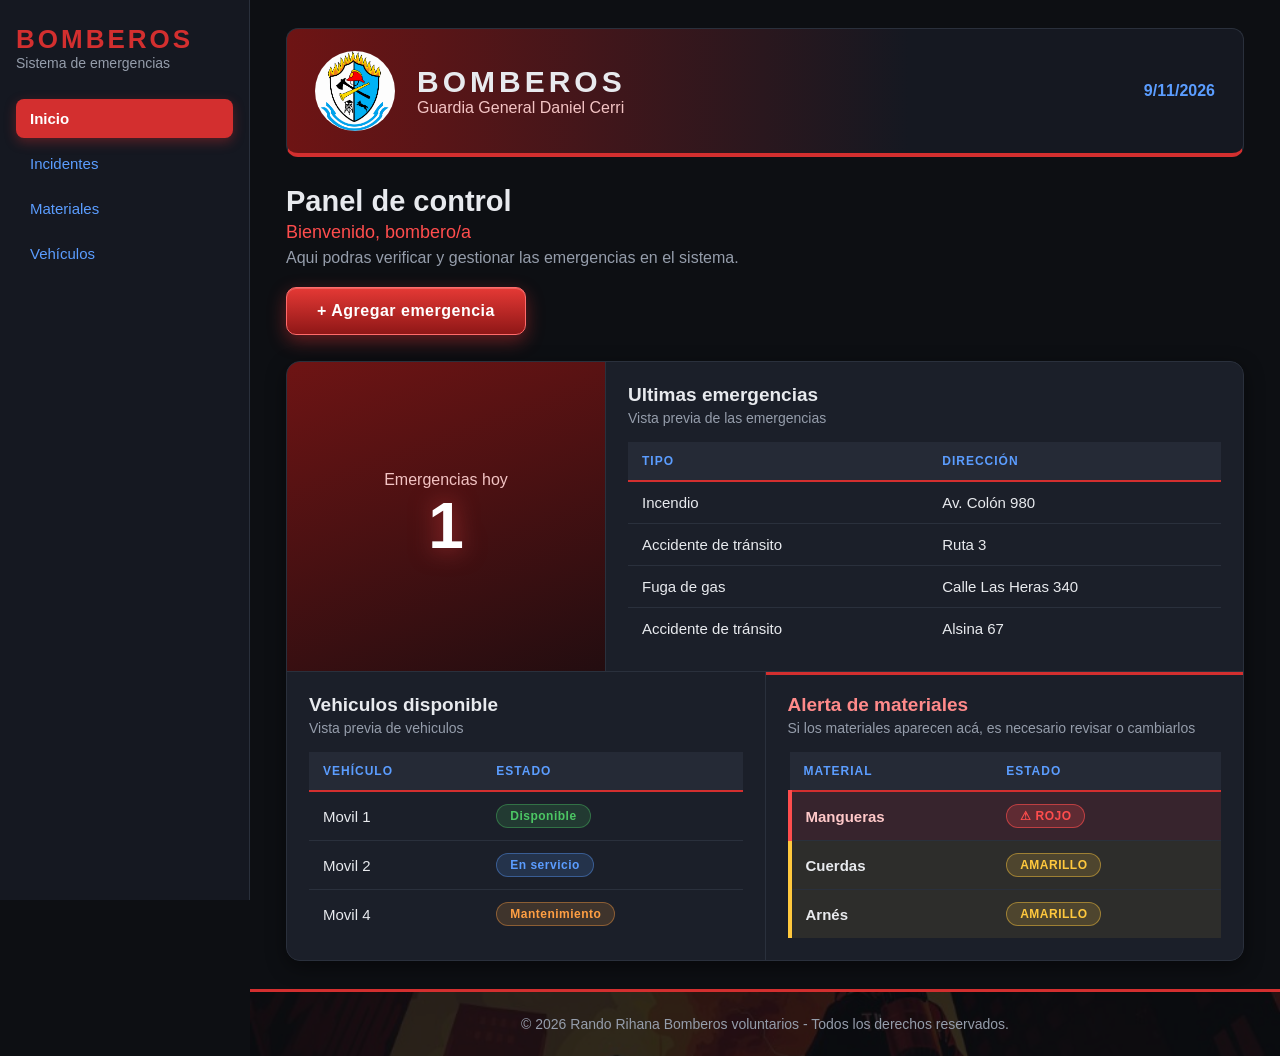
<file: Proyecto/index.html>
<!DOCTYPE html>
<html lang="en">
<head>
  <meta charset="UTF-8">
  <meta name="viewport" content="width=device-width, initial-scale=1.0">
  <title>Panel de control</title>
  <link rel="stylesheet" href="CSS/style.css">
</head>
<body>
  <div id="menu">
    <h1> BOMBEROS</h1>
    <P>Sistema de emergencias</P>
      <nav>
        <a href="index.html" id="inicio-menu">Inicio</a>
        <div id="textos-azules">
        <a href="emergencias.html">Incidentes</a>
        <a href="materiales.html">Materiales</a>
        <a href="vehiculos.html">Vehículos</a>

        </div>
      </nav>
  </div>


  <div id="principal">
    <header>
      <h1>Bomberos</h1>
      <p>Guardia General Daniel Cerri</p>
      <img src="Imagenes\INICIO.png">
      <p id="fecha">9/11/2026</p> <!-- aca haria con el javaScript para que diga la hora  -->
    </header>
    
    <h1>Panel de control</h1>
    <h2>Bienvenido, bombero/a</h2>
    <p>Aqui podras verificar y gestionar las emergencias en el sistema.</p>

    <button id="boton-emergencias"> <a href="emergencias.html">+ Agregar emergencia</a></button>

    <div id="tablas">

      <div id="tabla-emergencias">
        <div id="texto1">
          <h1>Emergencias hoy</h1>
          <h2>1</h2>
        </div>
      </div>

      <div id="emergencias-vista">
          <h1>Ultimas emergencias</h1>
          <p>Vista previa de las emergencias</p>      
          <table class="tabla-emergencias">  

            <thead>
              <tr>
                <th>Tipo</th>
                <th>Dirección</th>
              </tr>

            </thead>

            <tbody>
              <tr>
                <td>Incendio</td>
                <td>Av. Colón 980</td>
              </tr>

              <tr>
                <td>Accidente de tránsito</td>
                <td>Ruta 3</td>
              </tr>

              <tr>
                <td>Fuga de gas</td>
                <td>Calle Las Heras 340</td>
              </tr>

              <tr>
                <td>Accidente de tránsito</td>
                <td> Alsina 67</td>
              </tr>
            </tbody>     

          </table>
        </div>

          

      <div id="tabla-vahiculos">
        <div id="texto3">
          <h1>Vehiculos disponible</h1>
          <p>Vista previa de vehiculos</p>

          <table>
              <thead>
                <tr>
                  <th>Vehículo</th>
                  <th>Estado</th>
                </tr>
          </thead>

          <tbody>
            <tr>
              <td>Movil 1</td>
              <td><span class="estado-disponible">Disponible</span></td>
            </tr>

            <tr>
              <td>Movil 2</td>
              <td><span class="estado-servicio">En servicio</span></td>
            </tr>

            <tr>
              <td>Movil 4</td>
              <td><span class="estado-mantenimiento">Mantenimiento</span></td>
            </tr>

          </tbody>
          </table>
        </div>
      </div>

      <div id="tabla-materiales">
        <div id="textos4">
          <h1>Alerta de materiales</h1>
          <p>Si los materiales aparecen acá, es necesario revisar o cambiarlos</p>
        </div>
        <!-- Cuando aparezca el estado rojo voy a poner una alerta de que se tiene que cambiar -->

        <table>
          <head>
            <tr>
              <th>Material</th>
              <th>Estado</th>
            </tr>
          </head>

          <tbody>
            <tr class="fila-roja">
              <td>Mangueras</td>
              <td><span id="estado-rojo">⚠ ROJO</span></td>
            </tr>

            <tr class="fila-amarilla">
              <td>Cuerdas</td>
              <td><span id="estado-amarillo">AMARILLO</span></td>
            </tr>

            <tr class="fila-amarilla">
              <td>Arnés</td>
              <td><span id="estado-amarillo">AMARILLO</span></td>
            </tr>
          </tbody>
        </table>
        
      </div>

    </div>




  </div>
   
  <footer>
    <p>	© 2026 Rando Rihana Bomberos voluntarios - Todos los derechos reservados.</p>
    <img src="Imagenes\fondoPantallaA.jpg">
  </footer>

  
</body>
</html>
</file>
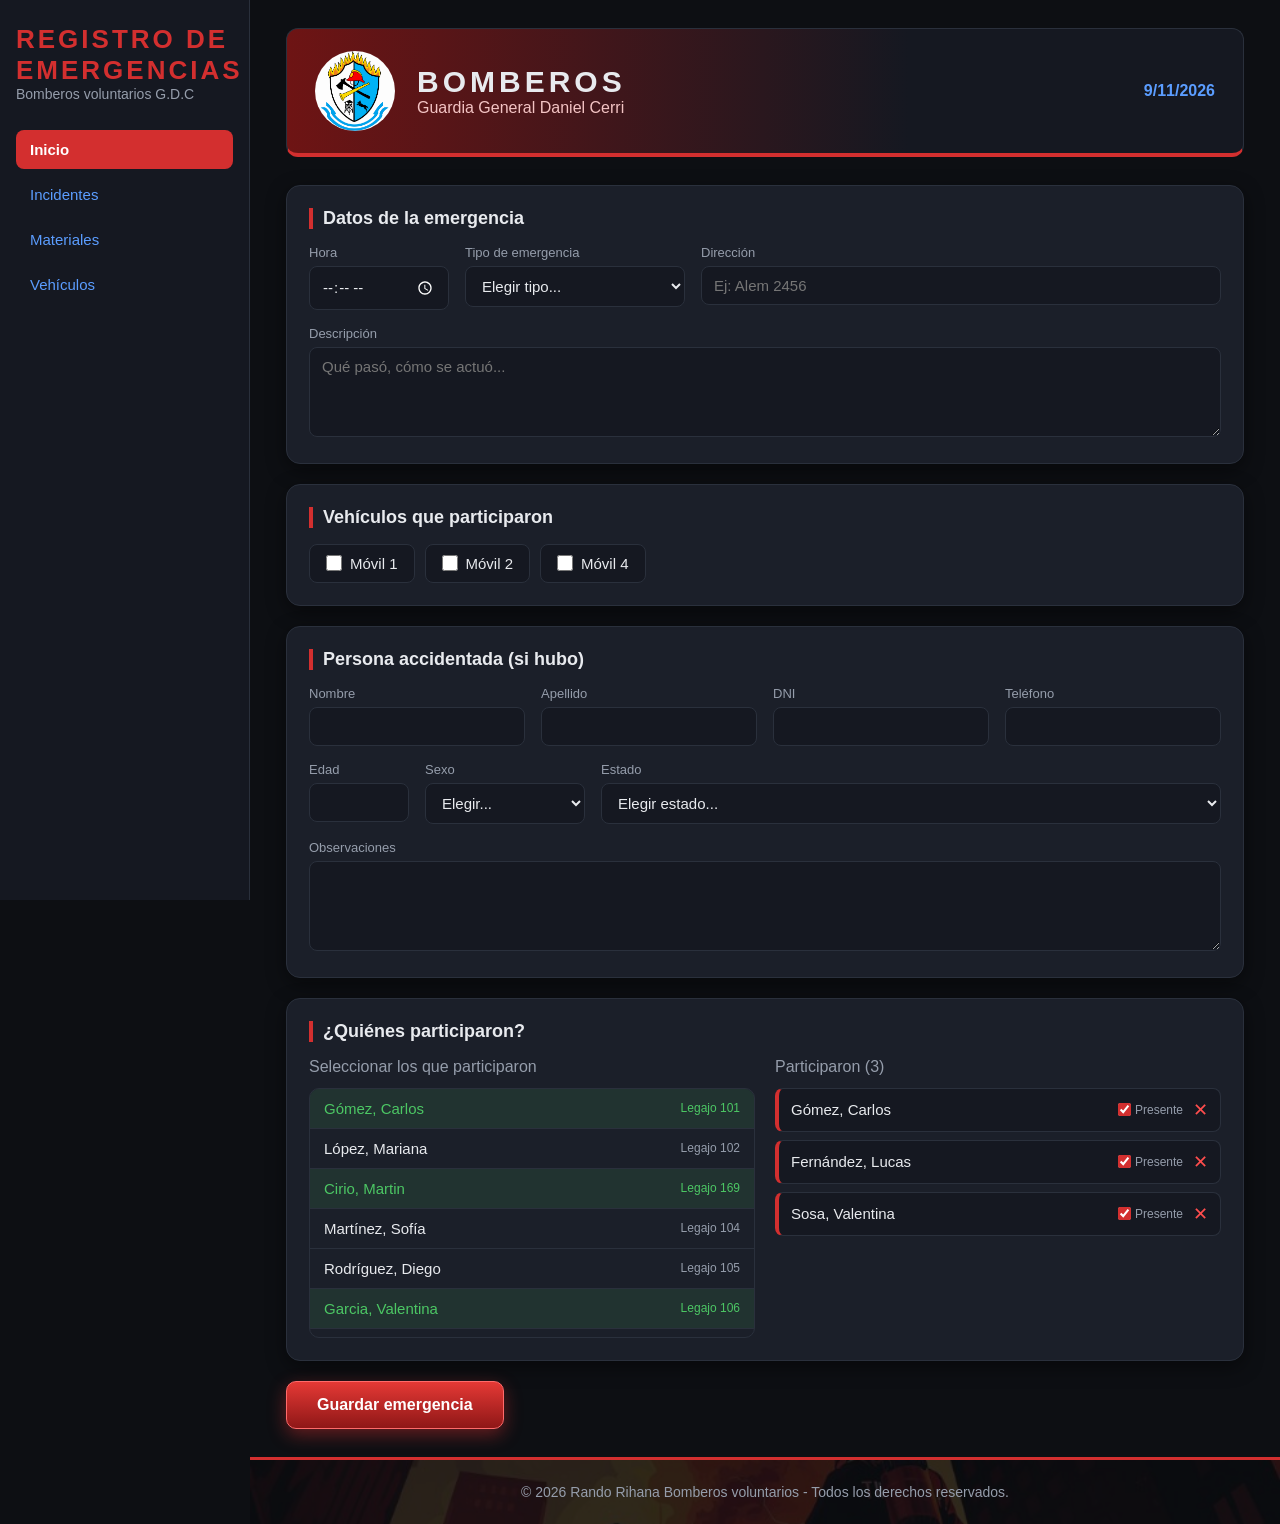
<file: Proyecto/emergencias.html>
<!DOCTYPE html>
<html lang="en">
<head>
    <meta charset="UTF-8">
    <meta name="viewport" content="width=device-width, initial-scale=1.0">
    <title>Registros de emergencia</title>
    <link rel="stylesheet" href="CSS/emergencias.css">
</head>
<body>
        
    <div id="menu">
        <h1> REGISTRO DE EMERGENCIAS</h1>
        <P>Bomberos voluntarios G.D.C</P>
        <nav>
            <a href="index.html" id="inicio-menu">Inicio</a>
            <div id="textos-azules">
                <a href="emergencias.html">Incidentes</a>
                <a href="materiales.html">Materiales</a>
                <a href="vehiculos.html">Vehículos</a>
            </div>
        </nav>
    </div>


    <div id="principal">
            <header>
                <h1>Bomberos</h1>
                <p>Guardia General Daniel Cerri</p>
                <img src="Imagenes\INICIO.png">
                <p id="fecha">9/11/2026</p> 
            </header>

        <div id="tabla-registro">
            <div class="tarjeta">
                <h2>Datos de la emergencia</h2>

                <div class="fila fila-hora">
                    <div class="grupo">
                        <label for="hora-emergencia">Hora</label>
                        <input class="campo" type="time" id="hora-emergencia">
                    </div>
                    <div class="grupo">
                        <label for="tipo">Tipo de emergencia</label>
                        <select class="campo" id="tipo">
                            <option value="">Elegir tipo...</option>
                            <option value="1">Incendio</option>
                            <option value="2">Accidente de tránsito</option>
                            <option value="3">Fuga de gas</option>
                            <option value="4">Rescate</option>
                            <option value="5">Otro</option>
                        </select>
                    </div>
                    <div class="grupo">
                        <label for="direccion">Dirección</label>
                        <input class="campo" type="text" id="direccion" placeholder="Ej: Alem 2456">
                    </div>
                </div>

                <div class="grupo">
                    <label for="descripcion">Descripción</label>
                    <textarea class="campo grande" id="descripcion" placeholder="Qué pasó, cómo se actuó..."></textarea>
                </div>
            </div>

         
            <div class="tarjeta">
                <h2>Vehículos que participaron</h2>
                <div class="opciones">
                    <label class="opcion"><input type="checkbox"> Móvil 1</label>
                    <label class="opcion"><input type="checkbox"> Móvil 2</label>
                    <label class="opcion"><input type="checkbox"> Móvil 4</label>
                </div>
            </div>

            
            <div class="tarjeta">
                <h2>Persona accidentada (si hubo)</h2>

                <div class="fila fila-4">
                    <div class="grupo">
                        <label for="p-nombre">Nombre</label>
                        <input class="campo" type="text" id="p-nombre">
                    </div>
                    <div class="grupo">
                        <label for="p-apellido">Apellido</label>
                        <input class="campo" type="text" id="p-apellido">
                    </div>
                    <div class="grupo">
                        <label for="p-dni">DNI</label>
                        <input class="campo" type="text" id="p-dni">
                    </div>
                    <div class="grupo">
                        <label for="p-telefono">Teléfono</label>
                        <input class="campo" type="text" id="p-telefono">
                    </div>
                </div>

                <div class="fila fila-edad">
                    <div class="grupo">
                        <label for="p-edad">Edad</label>
                        <input class="campo" type="number" id="p-edad">
                    </div>
                    <div class="grupo">
                        <label for="p-sexo">Sexo</label>
                        <select class="campo" id="p-sexo">
                            <option value="">Elegir...</option>
                            <option value="F">Femenino</option>
                            <option value="M">Masculino</option>
                            <option value="O">Otro</option>
                        </select>
                    </div>
                    <div class="grupo">
                        <label for="p-estado">Estado</label>
                        <select class="campo" id="p-estado">
                            <option value="">Elegir estado...</option>
                            <option value="sin-lesiones">Sin lesiones</option>
                            <option value="leve">Leve</option>
                            <option value="moderado">Moderado</option>
                            <option value="grave">Grave</option>
                        </select>
                    </div>
                </div>

                <div class="grupo">
                    <label for="p-observaciones">Observaciones</label>
                    <textarea class="campo grande" id="p-observaciones"></textarea>
                </div>
            </div>


            <div class="tarjeta">
                <h2>¿Quiénes participaron?</h2>

                <div class="dos-columnas">
                    <div>
                        <p>Seleccionar los que participaron</p>
                        <ul id="lista-bomberos">
                            <li class="elegido"><span>Gómez, Carlos</span><span class="legajo">Legajo 101</span></li>
                            <li><span>López, Mariana</span><span class="legajo">Legajo 102</span></li>
                            <li class="elegido"><span>Cirio, Martin</span><span class="legajo">Legajo 169</span></li>
                            <li><span>Martínez, Sofía</span><span class="legajo">Legajo 104</span></li>
                            <li><span>Rodríguez, Diego</span><span class="legajo">Legajo 105</span></li>
                            <li class="elegido"><span>Garcia, Valentina</span><span class="legajo">Legajo 106</span></li>
                            <li><span>Álvarez, Mateo</span><span class="legajo">Legajo 107</span></li>
                        </ul>
                    </div>

                    <div>
                        <p>Participaron (3)</p>
                        <ul id="participantes">
                            <li>
                                <span class="nombre">Gómez, Carlos</span>
                                <label class="mini"><input type="checkbox" checked> Presente</label>
                                <button type="button" class="quitar">✕</button>
                            </li>
                            <li>
                                <span class="nombre">Fernández, Lucas</span>
                                <label class="mini"><input type="checkbox" checked> Presente</label>
                                <button type="button" class="quitar">✕</button>
                            </li>
                            <li>
                                <span class="nombre">Sosa, Valentina</span>
                                <label class="mini"><input type="checkbox" checked> Presente</label>
                                <button type="button" class="quitar">✕</button>
                            </li>
                        </ul>
                    </div>
                </div>
            </div>

            <div id="boton">
                <button id="guardar-emergencia">Guardar emergencia</button>
            </div>

        </div>




        </div>


    </div>




    <footer>
        <p>	© 2026 Rando Rihana Bomberos voluntarios - Todos los derechos reservados.</p>
        <img src="Imagenes\fondoPantallaA.jpg">
    </footer>
</body>
</html>
</file>
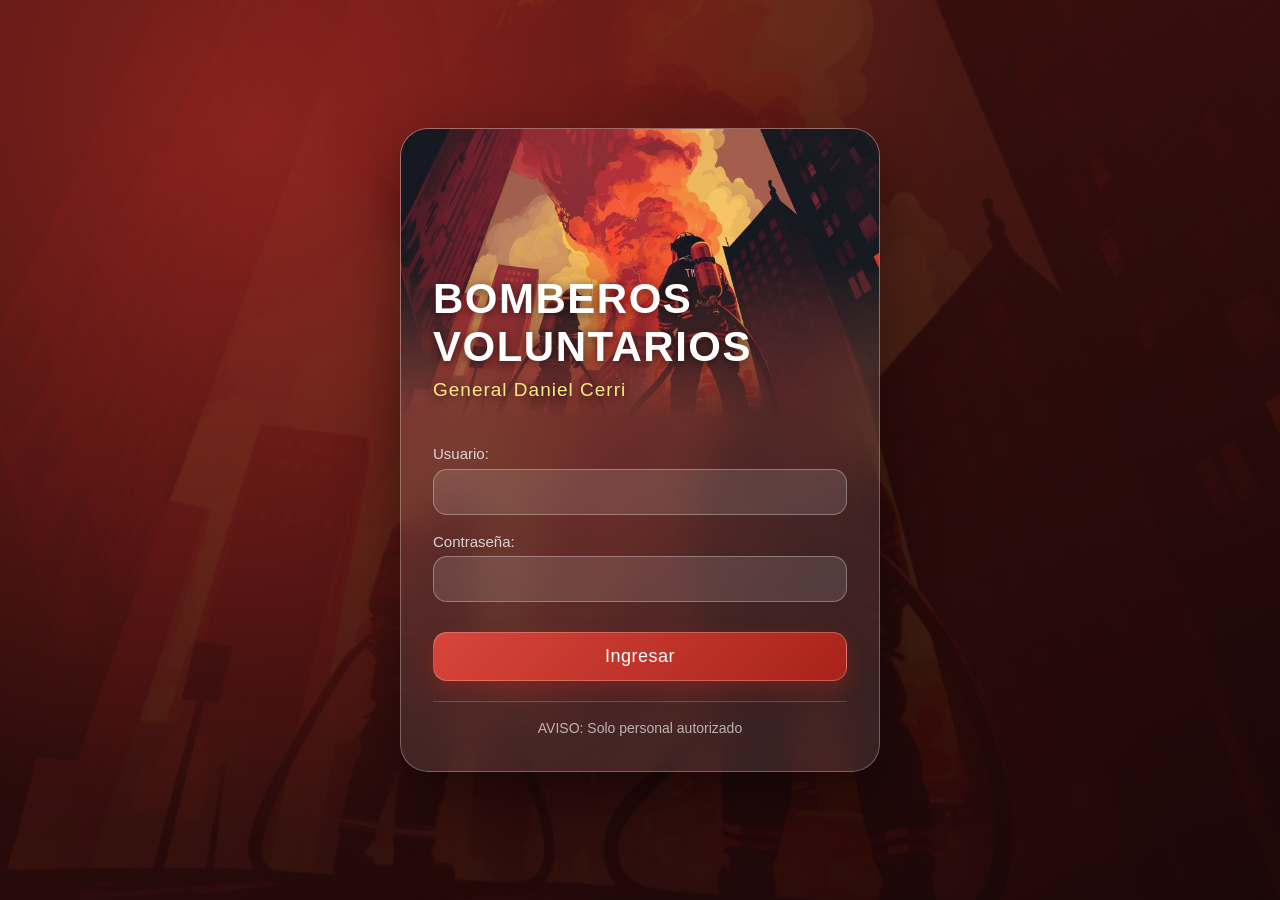
<file: Proyecto/inicio.html>
<!DOCTYPE html>
<html lang="es">
<head>
  <meta charset="UTF-8">
  <meta name="viewport" content="width=device-width, initial-scale=1.0">
  <title>Iniciar sesión - Bomberos Voluntarios</title>
  <link rel="stylesheet" href="CSS/login.css">
</head>
<body>

    <div id="tabla">
            
        <div id="Parte-arriba">

            <div id="texto">
                <h1>BOMBEROS VOLUNTARIOS</h1>
                <h2> General Daniel Cerri</h2>
            </div>
            <img src="Imagenes\fondoPantallaA.jpg">

        </div>

        <div id="parte-abajo">
            <div id="text">
                <h2>Usuario:</h2>
                <input type="text">
                <h2>Contraseña:</h2>
                <input type="password">

                <form action="index.html",> 
                <button id="btn" type="submit">Ingresar</button>
                </form>

            </div>
            <p>AVISO: Solo personal autorizado</p>

        </div>

    </div>
 


</body>
</html>
</file>
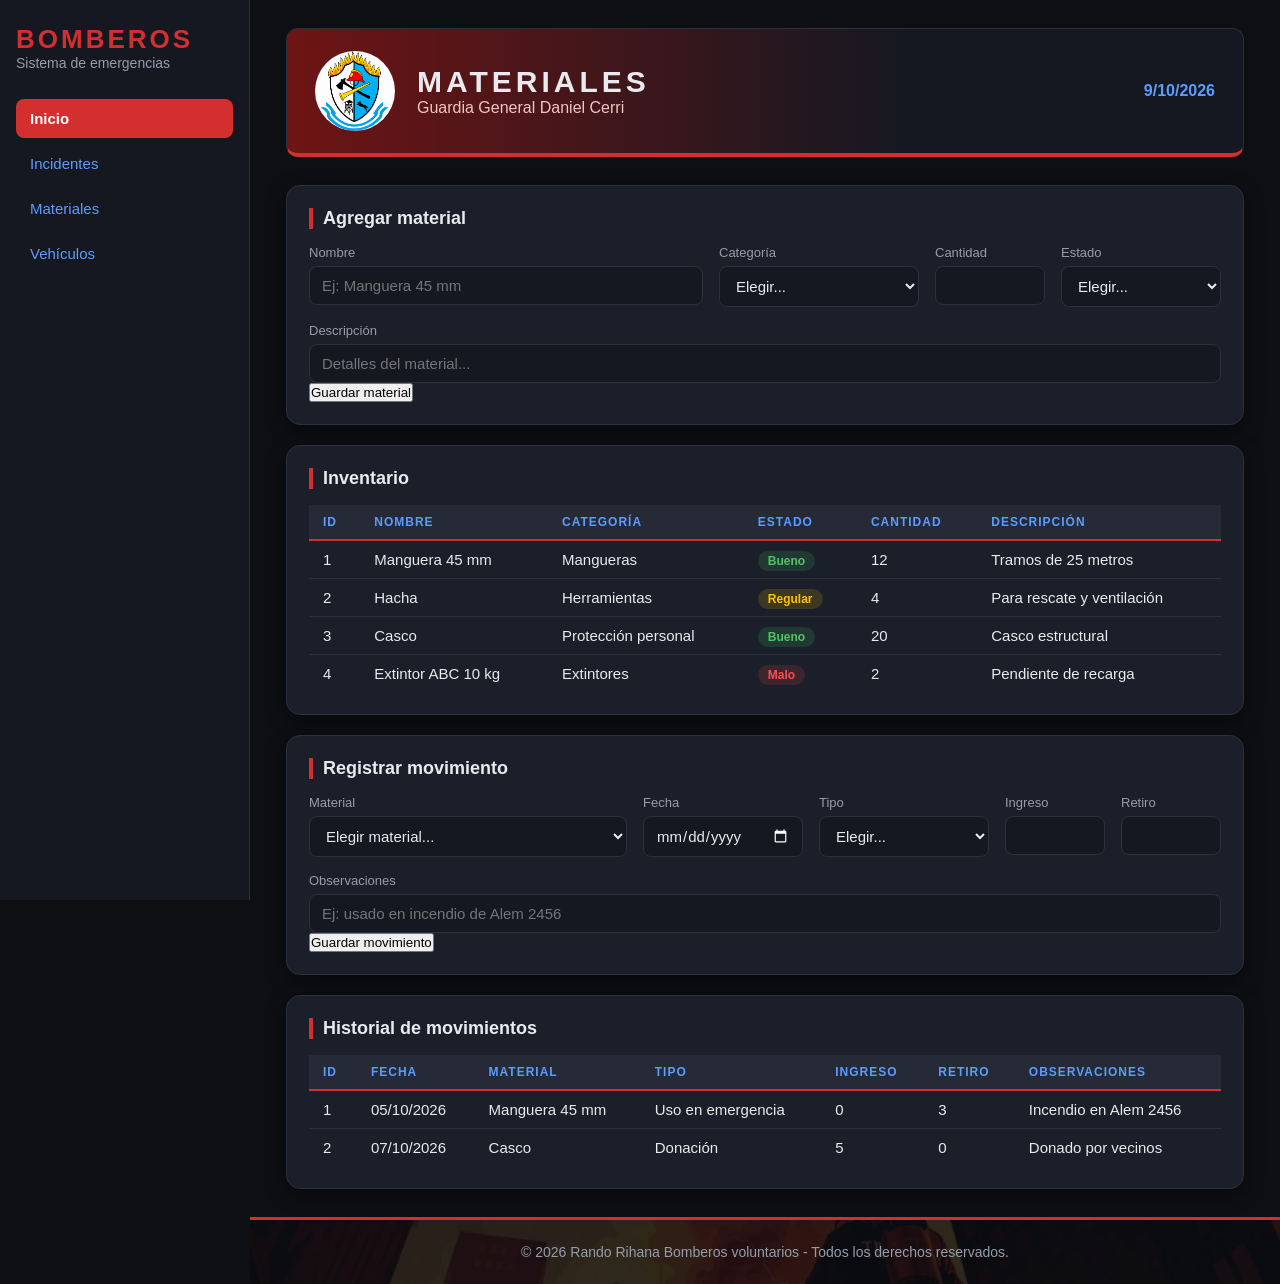
<file: Proyecto/materiales.html>
<!DOCTYPE html>
<html lang="en">
<head>
    <meta charset="UTF-8">
    <meta name="viewport" content="width=device-width, initial-scale=1.0">
    <title>Materiales</title>
    <link rel="stylesheet" href="CSS/materiales.css">
</head>
<body>

    <div id="menu">
        <h1> BOMBEROS</h1>
        <P>Sistema de emergencias</P>
        <nav>
            <a href="index.html" id="inicio-menu">Inicio</a>
            <div id="textos-azules">
                <a href="emergencias.html">Incidentes</a>
                <a href="materiales.html">Materiales</a>
                <a href="vehiculos.html">Vehículos</a>
            </div>
        </nav>
  </div>


    <div id="principal">
        <header>
            <h1>Materiales</h1>
            <p>Guardia General Daniel Cerri</p>
            <img src="Imagenes/INICIO.png">
            <p id="fecha">9/10/2026</p>
        </header>

        <div id="tabla-registro">

            <div class="tarjeta">
                <h2>Agregar material</h2>

                <div class="fila fila-material">
                    <div class="grupo">
                        <label for="m-nombre">Nombre</label>
                        <input class="campo" type="text" id="m-nombre" placeholder="Ej: Manguera 45 mm">
                    </div>
                <div class="grupo">
                    <label for="m-categoria">Categoría</label>
                    <select class="campo" id="m-categoria">
                        <option value="">Elegir...</option>
                        <option value="1">Mangueras</option>
                        <option value="2">Herramientas</option>
                        <option value="3">Protección personal</option>
                         <option value="4">Extintores</option>
                    </select>
                    </div>

                <div class="grupo">
                    <label for="m-cantidad">Cantidad</label>
                    <input class="campo" type="number" id="m-cantidad" min="0">
                </div>
                    
                <div class="grupo">
                    <label for="m-estado">Estado</label>
                    <select class="campo" id="m-estado">
                        <option value="">Elegir...</option>
                        <option value="bueno">Bueno</option>
                        <option value="regular">Regular</option>
                        <option value="malo">Malo</option>
                    </select>
                    </div>
                </div>

                <div class="grupo">
                    <label for="m-descripcion">Descripción</label>
                    <input class="campo" type="text" id="m-descripcion" placeholder="Detalles del material...">
                </div>

                <div id="boton">
                    <button id="guardar-emergencia">Guardar material</button>
                </div>
            </div>

            



            <div class="tarjeta">
                <h2>Inventario</h2>
                <div class="tabla-scroll">
                    <table>
                        <tr>
                            <th>ID</th>
                            <th>Nombre</th>
                            <th>Categoría</th>
                            <th>Estado</th>
                            <th>Cantidad</th>
                            <th>Descripción</th>
                        </tr>
                        <tr>
                            <td>1</td>
                            <td>Manguera 45 mm</td>
                            <td>Mangueras</td>
                            <td><span class="estado bueno">Bueno</span></td>
                            <td>12</td>
                            <td>Tramos de 25 metros</td>
                        </tr>
                        <tr>
                            <td>2</td>
                            <td>Hacha</td>
                            <td>Herramientas</td>
                            <td><span class="estado regular">Regular</span></td>
                            <td>4</td>
                            <td>Para rescate y ventilación</td>
                        </tr>
                        <tr>
                            <td>3</td>
                            <td>Casco</td>
                            <td>Protección personal</td>
                            <td><span class="estado bueno">Bueno</span></td>
                            <td>20</td>
                            <td>Casco estructural</td>
                        </tr>
                        <tr>
                            <td>4</td>
                            <td>Extintor ABC 10 kg</td>
                            <td>Extintores</td>
                            <td><span class="estado malo">Malo</span></td>
                            <td>2</td>
                            <td>Pendiente de recarga</td>
                        </tr>
                    </table>
                </div>
            </div>

            
            <div class="tarjeta">
                <h2>Registrar movimiento</h2>

                <div class="fila fila-mov">
                    <div class="grupo">
                        <label for="mov-material">Material</label>
                        <select class="campo" id="mov-material">
                            <option value="">Elegir material...</option>
                            <option value="1">Manguera 45 mm</option>
                            <option value="2">Hacha</option>
                            <option value="3">Casco</option>
                            <option value="4">Extintor ABC 10 kg</option>
                        </select>
                    </div>

                    <div class="grupo">
                        <label for="mov-fecha">Fecha</label>
                        <input class="campo" type="date" id="mov-fecha">
                    </div>

                    <div class="grupo">
                        <label for="mov-tipo">Tipo</label>
                        <select class="campo" id="mov-tipo">
                            <option value="">Elegir...</option>
                            <option value="compra">Compra</option>
                            <option value="donacion">Donación</option>
                            <option value="emergencia">Uso en emergencia</option>
                            <option value="reparacion">Reparación</option>
                        </select>
                    </div>

                    <div class="grupo">
                        <label for="mov-ingreso">Ingreso</label>
                        <input class="campo" type="number" id="mov-ingreso" min="0">
                    </div>

                    <div class="grupo">
                        <label for="mov-retiro">Retiro</label>
                        <input class="campo" type="number" id="mov-retiro" min="0">
                    </div>

                </div>


                <div class="grupo">
                    <label for="mov-obs">Observaciones</label>
                    <input class="campo" type="text" id="mov-obs" placeholder="Ej: usado en incendio de Alem 2456">
                </div>

                <div id="boton">
                    <button id="guardar-emergencia">Guardar movimiento</button>
                </div>

            </div>

            <div class="tarjeta">
                <h2>Historial de movimientos</h2>
                <div class="tabla-scroll">
                    <table>
                        <tr>
                            <th>ID</th>
                            <th>Fecha</th>
                            <th>Material</th>
                            <th>Tipo</th>
                            <th>Ingreso</th>
                            <th>Retiro</th>
                            <th>Observaciones</th>
                        </tr>
                        <tr>
                            <td>1</td>
                            <td>05/10/2026</td>
                            <td>Manguera 45 mm</td>
                            <td>Uso en emergencia</td>
                            <td>0</td>
                            <td>3</td>
                            <td>Incendio en Alem 2456</td>
                        </tr>
                        <tr>
                            <td>2</td>
                            <td>07/10/2026</td>
                            <td>Casco</td>
                            <td>Donación</td>
                            <td>5</td>
                            <td>0</td>
                            <td>Donado por vecinos</td>
                        </tr>
                    </table>
                </div>
            </div>

        </div>
    </div>

    <footer>
        <p>© 2026 Rando Rihana Bomberos voluntarios - Todos los derechos reservados.</p>
        <img src="Imagenes/fondoPantallaA.jpg">
    </footer>
    
</body>
</html>
</file>
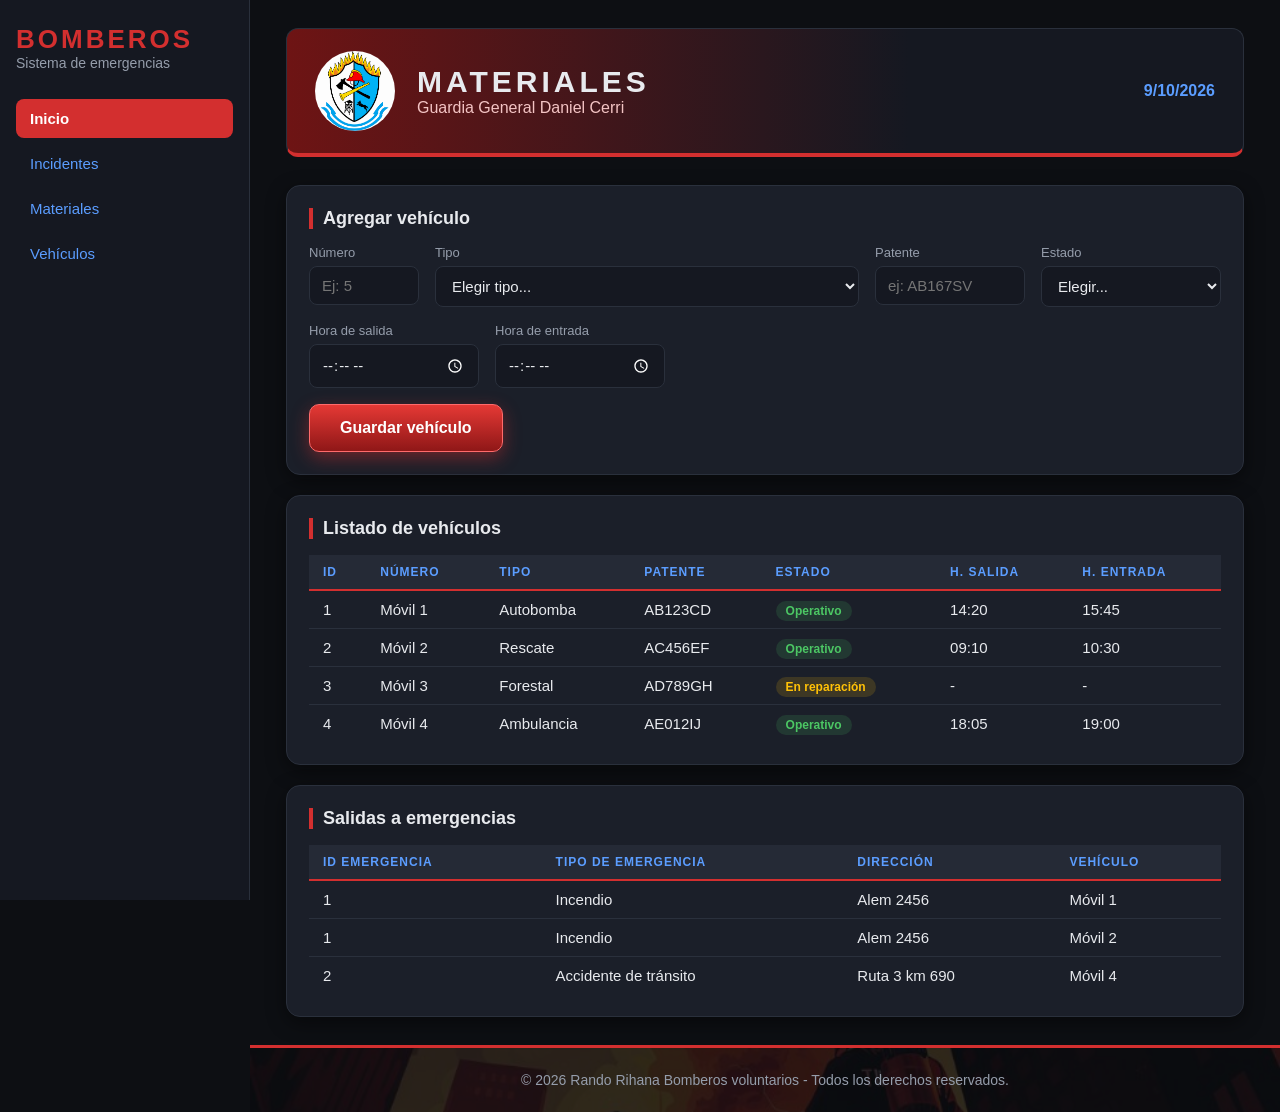
<file: Proyecto/vehiculos.html>
<!DOCTYPE html>
<html lang="en">
<head>
    <meta charset="UTF-8">
    <meta name="viewport" content="width=device-width, initial-scale=1.0">
    <title>Vehiculos</title>
    <link rel="stylesheet" href="CSS/vehiculos.css">
</head>
<body>

    <div id="menu">
        <h1> BOMBEROS</h1>
        <P>Sistema de emergencias</P>
        <nav>
            <a href="index.html" id="inicio-menu">Inicio</a>
            <div id="textos-azules">
                <a href="emergencias.html">Incidentes</a>
                <a href="materiales.html">Materiales</a>
                <a href="vehiculos.html">Vehículos</a>
            </div>
        </nav>
  </div>


    <div id="principal">
        <header>
            <h1>Materiales</h1>
            <p>Guardia General Daniel Cerri</p>
            <img src="Imagenes/INICIO.png">
            <p id="fecha">9/10/2026</p>
        </header>

        <div id="tabla-registro">

       
            <div class="tarjeta">
                <h2>Agregar vehículo</h2>

                <div class="fila fila-vehiculo">
                        <div class="grupo">
                            <label for="v-numero">Número</label>
                            <input class="campo" type="number" id="v-numero" min="1" placeholder="Ej: 5">
                    </div>

                    <div class="grupo">
                        <label for="v-tipo">Tipo</label>
                        <select class="campo" id="v-tipo">
                            <option value="">Elegir tipo...</option>
                            <option value="autobomba">Autobomba</option>
                            <option value="rescate">Rescate</option>
                            <option value="forestal">Forestal</option>
                            <option value="ambulancia">Ambulancia</option>
                            <option value="otro">Otro</option>
                        </select>
                    </div>

                    <div class="grupo">
                        <label for="v-patente">Patente</label>
                        <input class="campo" type="text" id="v-patente" placeholder="ej: AB167SV">
                    </div>

                    <div class="grupo">
                        <label for="v-estado">Estado</label>

                        <select class="campo" id="v-estado">
                            <option value="">Elegir...</option>
                            <option value="operativo">Operativo</option>
                            <option value="reparacion">En reparacion</option>
                            <option value="fuera">Fuera de servicio</option>
                        </select>

                    </div>
                </div>

                <div class="fila fila-horas">
                    <div class="grupo">
                        <label for="v-salida">Hora de salida</label>
                        <input class="campo" type="time" id="v-salida">
                    </div>

                    <div class="grupo">
                        <label for="v-entrada">Hora de entrada</label>
                        <input class="campo" type="time" id="v-entrada">
                    </div>
                </div>

                <div class="botones">
                    <button class="boton-guardar">Guardar vehículo</button>
                </div>
            </div>

            <div class="tarjeta">
             <h2>Listado de vehículos</h2>
                <div class="tabla-scroll">
                    <table>
                        <tr>
                            <th>ID</th>
                            <th>Número</th>
                            <th>Tipo</th>
                            <th>Patente</th>
                            <th>Estado</th>
                            <th>H. salida</th>
                            <th>H. entrada</th>
                        </tr>

                        <tr>
                            <td>1</td>
                            <td>Móvil 1</td>
                            <td>Autobomba</td>
                            <td>AB123CD</td>
                            <td><span class="estado operativo">Operativo</span></td>
                            <td>14:20</td>
                            <td>15:45</td>
                        </tr>

                        <tr>
                            <td>2</td>
                            <td>Móvil 2</td>
                            <td>Rescate</td>
                            <td>AC456EF</td>
                            <td><span class="estado operativo">Operativo</span></td>
                            <td>09:10</td>
                            <td>10:30</td>
                        </tr>
                            
                        <tr>
                            <td>3</td>
                            <td>Móvil 3</td>
                            <td>Forestal</td>
                            <td>AD789GH</td>
                            <td><span class="estado reparacion">En reparación</span></td>
                            <td>-</td>
                            <td>-</td>
                        </tr>
                            
                        <tr>
                            <td>4</td>
                            <td>Móvil 4</td>
                            <td>Ambulancia</td>
                            <td>AE012IJ</td>
                            <td><span class="estado operativo">Operativo</span></td>
                            <td>18:05</td>
                            <td>19:00</td>
                    </tr>
                </table>
            </div>
        </div>

        <div class="tarjeta">
            
            <h2>Salidas a emergencias</h2>
            <div class="tabla-scroll">
                <table>
                    <tr>
                        <th>ID emergencia</th>
                        <th>Tipo de emergencia</th>
                        <th>Dirección</th>
                        <th>Vehículo</th>
                    </tr>

                    <tr>
                        <td>1</td>
                        <td>Incendio</td>
                        <td>Alem 2456</td>
                        <td>Móvil 1</td>
                    </tr>

                    <tr>
                        <td>1</td>
                        <td>Incendio</td>
                        <td>Alem 2456</td>
                        <td>Móvil 2</td>
                    </tr>

                    <tr>
                        <td>2</td>
                        <td>Accidente de tránsito</td>
                        <td>Ruta 3 km 690</td>
                        <td>Móvil 4</td>
                    </tr>
                    
                </table>
            </div>
        </div>

        </div>
    </div>


    <footer>
        <p>© 2026 Rando Rihana Bomberos voluntarios - Todos los derechos reservados.</p>
        <img src="Imagenes/fondoPantallaA.jpg">
    </footer>


    
</body>
</html>
</file>
<file: Proyecto/CSS/style.css>
* {
  margin: 0;
  padding: 0;
  box-sizing: border-box;
}
header {
  display: grid;
  grid-template-columns: 80px 1fr auto;
  align-items: center;
  column-gap: 22px;
  background: linear-gradient(90deg, #6e1414, #151821 65%);
  border: 1px solid #2a303c;
  border-bottom: 4px solid #d32f2f;
  border-radius: 12px;
  padding: 22px 28px;
  margin-bottom: 28px;
}

header img {
  grid-column: 1;
  grid-row: 1 / 3;
  width: 80px;
  height: 80px;        
  border-radius: 50%;
}

header h1 {
  grid-column: 2;
  grid-row: 1;
  align-self: end;
  margin-bottom: 0;
  font-size: 30px;
  letter-spacing: 4px;
  text-transform: uppercase;
}

header p {
  grid-column: 2;
  grid-row: 2;
  align-self: start;
  margin-bottom: 0;
  color: #f3c4c4;
}

#fecha {
  grid-column: 3;
  grid-row: 1 / 3;
  align-self: center;
  color: #5b9dff;
  font-weight: 600;
}


body {
  display: grid;
  grid-template-columns: 250px 1fr;
  grid-template-rows: 1fr auto;
  min-height: 100vh;
  background: #0d0f13;
  color: #e8eaee;
  font-family: "Segoe UI", Tahoma, Arial, sans-serif;
}


#menu {
  grid-column: 1;
  grid-row: 1 / 3;
  align-self: start;
  position: sticky;
  top: 0;
  height: 100vh;
  background: #151821;
  border-right: 1px solid #2a303c;
  padding: 24px 16px;
}

#menu h1 {
  margin-bottom: 0;
  font-size: 26px;
  letter-spacing: 3px;
  color: #d32f2f;
}

#menu p {
  font-size: 14px;
  color: #959dab;
  margin-bottom: 28px;
}

#menu nav,
#textos-azules {
  display: flex;
  flex-direction: column;
  gap: 6px;
}

#menu nav a {
  display: block;
  padding: 11px 14px;
  border-radius: 8px;
  text-decoration: none;
  font-size: 15px;
  transition: background 0.2s, color 0.2s;
}


#inicio-menu {
  background: #d32f2f;
  color: #fff;
  font-weight: 600;
  box-shadow: 0 4px 12px rgba(211, 47, 47, 0.35);
}

#inicio-menu:hover {
  background: #e53935;
}

#textos-azules a {
  color: #5b9dff;
}

#textos-azules a:hover {
  background: #252a36;
  color: #fff;
}


#principal {
  grid-column: 2;
  grid-row: 1;
  min-width: 0;
  padding: 28px 36px;
}


#fecha {
  color: #5b9dff;
  font-weight: 600;
}

h1 {
  font-size: 29px;
  margin-bottom: 4px;
}

h2 {
  font-size: 18px;
  font-weight: 500;
  color: #ff4d4d;
  margin-bottom: 6px;
}

p {
  color: #959dab;
  margin-bottom: 20px;
}


#boton-emergencias {
  margin-bottom: 26px;
  padding: 0;
  border: 1px solid #ff6b6b;
  border-radius: 10px;
  background: linear-gradient(180deg, #e53935 0%, #8f1717 100%);
  box-shadow: 0 6px 18px rgba(211, 47, 47, 0.45), inset 0 1px 0 rgba(255, 255, 255, 0.2);
  cursor: pointer;
  transition: transform 0.15s, box-shadow 0.15s, filter 0.15s;
}

#boton-emergencias a {
  display: block;               
  padding: 14px 30px;
  color: #fff;
  font-size: 16px;
  font-weight: 700;
  letter-spacing: 0.5px;
  text-decoration: none;
}

#boton-emergencias:hover {
  transform: translateY(-2px);
  filter: brightness(1.1);
  box-shadow: 0 10px 24px rgba(229, 57, 53, 0.6), inset 0 1px 0 rgba(255, 255, 255, 0.25);
}

#boton-emergencias:active {
  transform: translateY(0);
}



#tablas {
  display: grid;
  grid-template-columns: repeat(6, 1fr);
  gap: 1px;                                
  background: #2a303c;
  border: 1px solid #2a303c;
  border-radius: 14px;
  overflow: hidden;
  box-shadow: 0 6px 20px rgba(0, 0, 0, 0.45);
}

#tabla-emergencias, #emergencias-vista, #tabla-vahiculos, #tabla-materiales {
  background: #1b1f29;
  padding: 22px;
  min-width: 0;
}

#tabla-emergencias {
  grid-column: span 2;
  display: flex;
  align-items: center;
  justify-content: center;
  text-align: center;
  background: linear-gradient(160deg, #6e1414, #230d10);
}

#emergencias-vista {
  grid-column: span 4;
}


#tabla-vahiculos {
  grid-column: span 3;
}

#tabla-materiales {
  grid-column: span 3;
  box-shadow: inset 0 3px 0 #d32f2f;   /* franja roja: zona de alerta */
}


#texto1 h1 {
  margin-bottom: 0;
  font-size: 16px;
  font-weight: 500;
  color: #f3c4c4;
}

#texto1 h2 {
  margin-bottom: 0;
  font-weight: 700;
  font-size: 64px;
  line-height: 74px;
  color: #fff;
  text-shadow: 0 0 24px rgba(255, 77, 77, 0.55);
}


#emergencias-vista h1, #texto3 h1, #textos4 h1 {
  font-size: 19px;
  margin-bottom: 4px;
}

#emergencias-vista p, #texto3 p, #textos4 p {
  font-size: 14px;
  color: #959dab;
  margin-bottom: 16px;
}

#textos4 h1 {
  color: #ff8a8a;
}


table {
  width: 100%;
  border-collapse: collapse;
  font-size: 15px;
}

th, td {
  padding: 12px 14px;
  text-align: left;
}

th {
  background: #252a36;
  color: #5b9dff;
  font-size: 12px;
  text-transform: uppercase;
  letter-spacing: 1px;
  border-bottom: 2px solid #d32f2f;
}

td {
  border-bottom: 1px solid #2a303c;
}

tr:last-child td {
  border-bottom: none;
}

tbody tr:hover {
  background: #252a36;
}


.estado-disponible, .estado-servicio, .estado-mantenimiento, .estado-rojo,.estado-amarillo, #estado-rojo, #estado-amarillo {
  display: inline-block;
  padding: 4px 13px;
  border-radius: 999px;
  font-size: 12px;
  font-weight: 700;
  letter-spacing: 0.5px;
  border: 1px solid transparent;
}


.estado-disponible {
  background: rgba(76, 199, 100, 0.16);
  color: #4cc764;
  border-color: rgba(76, 199, 100, 0.4);
}

.estado-servicio {
  background: rgba(91, 157, 255, 0.16);
  color: #5b9dff;
  border-color: rgba(91, 157, 255, 0.4);
}

.estado-mantenimiento {
  background: rgba(255, 159, 67, 0.16);
  color: #ff9f43;
  border-color: rgba(255, 159, 67, 0.4);
}


.estado-rojo, #estado-rojo {
  background: rgba(255, 77, 77, 0.2);
  color: #ff4d4d;
  border-color: rgba(255, 77, 77, 0.6);
  animation: pulso 1.5s ease-in-out infinite;
}


.estado-amarillo, #estado-amarillo {
  background: rgba(255, 200, 61, 0.16);
  color: #ffc83d;
  border-color: rgba(255, 200, 61, 0.45);
}


.fila-roja {
  background: rgba(255, 77, 77, 0.12);
  border-left: 4px solid #ff4d4d;
}

.fila-roja td {
  font-weight: 700;
  color: #ffc9c9;
}

.fila-amarilla {
  background: rgba(255, 200, 61, 0.08);
  border-left: 4px solid #ffc83d;
}

.fila-amarilla td {
  font-weight: 600;
}


/* una pequeña animacion de la alerta roja para darle mas "atencion" :) */

@keyframes pulso {
  0%, 100% { box-shadow: 0 0 0 0 rgba(255, 77, 77, 0.55); }
  50%      { box-shadow: 0 0 0 7px rgba(255, 77, 77, 0); }
}



footer {
  grid-column: 2;
  grid-row: 2;
  position: relative;
  overflow: hidden;
  background: #090a0d;
  border-top: 3px solid #d32f2f;
  padding: 24px 36px;
  text-align: center;
}

footer img {
  position: absolute;
  inset: 0;
  width: 100%;
  height: 100%;
  object-fit: cover;
  opacity: 0.16;              
  pointer-events: none;
}

footer p {
  margin-bottom: 0;
  position: relative;
  z-index: 1;
  font-size: 14px;
  color: #959dab;
}
</file>
<file: Proyecto/CSS/emergencias.css>
* {
  margin: 0;
  padding: 0;
  box-sizing: border-box;
}

body {
  display: grid;
  grid-template-columns: 250px 1fr;
  grid-template-rows: 1fr auto;
  min-height: 100vh;
  background: #0d0f13;
  color: #e8eaee;
  font-family: "Segoe UI", Tahoma, Arial, sans-serif;
}

/* ===== Menú lateral ===== */
#menu {
  grid-column: 1;
  grid-row: 1 / 3;
  position: sticky;
  top: 0;
  height: 100vh;
  background: #151821;
  border-right: 1px solid #2a303c;
  padding: 24px 16px;
}

#menu h1 {
  font-size: 26px;
  letter-spacing: 3px;
  color: #d32f2f;
}

#menu p {
  font-size: 14px;
  color: #959dab;
  margin-bottom: 28px;
}

#menu nav,
#textos-azules {
  display: flex;
  flex-direction: column;
  gap: 6px;
}

#menu nav a {
  display: block;
  padding: 11px 14px;
  border-radius: 8px;
  text-decoration: none;
  font-size: 15px;
  transition: background 0.2s, color 0.2s;
}

#inicio-menu {
  background: #d32f2f;
  color: #fff;
  font-weight: 600;
}

#inicio-menu:hover {
  background: #e53935;
}

#textos-azules a {
  color: #5b9dff;
}

#textos-azules a:hover {
  background: #252a36;
  color: #fff;
}


#principal {
  grid-column: 2;
  grid-row: 1;
  min-width: 0;
  padding: 28px 36px;
}

p {
  color: #959dab;
  margin-bottom: 12px;
}


header {
  display: grid;
  grid-template-columns: 80px 1fr auto;
  align-items: center;
  column-gap: 22px;
  background: linear-gradient(90deg, #6e1414, #151821 65%);
  border: 1px solid #2a303c;
  border-bottom: 4px solid #d32f2f;
  border-radius: 12px;
  padding: 22px 28px;
  margin-bottom: 28px;
}

header img {
  grid-column: 1;
  grid-row: 1 / 3;
  width: 80px;
  height: 80px;
  border-radius: 50%;
}

header h1 {
  grid-column: 2;
  grid-row: 1;
  align-self: end;
  font-size: 30px;
  letter-spacing: 4px;
  text-transform: uppercase;
}

header p {
  grid-column: 2;
  grid-row: 2;
  align-self: start;
  margin-bottom: 0;
  color: #f3c4c4;
}

#fecha {
  grid-column: 3;
  grid-row: 1 / 3;
  align-self: center;
  margin-bottom: 0;
  color: #5b9dff;
  font-weight: 600;
}


#tabla-registro {
  display: flex;
  flex-direction: column;
  gap: 20px;
}

.tarjeta {
  background: #1b1f29;
  border: 1px solid #2a303c;
  border-radius: 14px;
  padding: 22px;
  box-shadow: 0 6px 20px rgba(0, 0, 0, 0.45);
}

.tarjeta h2 {
  font-size: 18px;
  color: #e8eaee;
  margin-bottom: 16px;
  padding-left: 10px;
  border-left: 4px solid #d32f2f;
}


.fila {
  display: grid;
  gap: 16px;
  margin-bottom: 16px;
}


.fila-hora {
  grid-template-columns: 140px 220px 1fr;
}


.fila-4 {
  grid-template-columns: repeat(4, 1fr);
}

.fila-edad {
  grid-template-columns: 100px 160px 1fr;
}

.grupo:last-child {
  margin-bottom: 0;
}

label {
  display: block;
  font-size: 13px;
  color: #959dab;
  margin-bottom: 6px;
}

.campo {
  width: 100%;
  padding: 10px 12px;
  background: #151821;
  border: 1px solid #2a303c;
  border-radius: 8px;
  color: #e8eaee;
  font-size: 15px;
  font-family: "Segoe UI", Tahoma, Arial, sans-serif;
  color-scheme: dark;
}

.campo:hover {
  border-color: #3a4150;
}

.campo:focus {
  outline: none;
  border-color: #5b9dff;
  box-shadow: 0 0 0 3px rgba(91, 157, 255, 0.2);
}

.grande {
  height: 90px;
  resize: vertical;
}

.opciones {
  display: flex;
  flex-wrap: wrap;
  gap: 10px;
}

.opcion {
  display: flex;
  align-items: center;
  gap: 8px;
  padding: 10px 16px;
  margin: 0;
  background: #151821;
  border: 1px solid #2a303c;
  border-radius: 8px;
  color: #e8eaee;
  font-size: 15px;
  cursor: pointer;
}

.opcion:hover {
  background: #252a36;
}

.opcion input {
  width: 16px;
  height: 16px;
  accent-color: #d32f2f;
}

.dos-columnas {
  display: grid;
  grid-template-columns: 1fr 1fr;
  gap: 20px;
}

#lista-bomberos {
  list-style: none;
  max-height: 250px;
  overflow-y: auto;
  border: 1px solid #2a303c;
  border-radius: 10px;
}

#lista-bomberos li {
  display: flex;
  justify-content: space-between;
  align-items: center;
  padding: 11px 14px;
  border-bottom: 1px solid #2a303c;
  font-size: 15px;
  cursor: pointer;
}

#lista-bomberos li:hover {
  background: #252a36;
}

#lista-bomberos .elegido {
  background: rgba(76, 199, 100, 0.12);
  color: #4cc764;
}

.legajo {
  font-size: 12px;
  color: #959dab;
}

#lista-bomberos .elegido .legajo {
  color: #4cc764;
}

#participantes {
  list-style: none;
}

#participantes li {
  display: flex;
  align-items: center;
  gap: 10px;
  padding: 10px 12px;
  background: #151821;
  border: 1px solid #2a303c;
  border-left: 4px solid #d32f2f;
  border-radius: 8px;
  margin-bottom: 8px;
}

.nombre {
  flex: 1;
  font-size: 15px;
}

.mini {
  display: flex;
  align-items: center;
  gap: 4px;
  font-size: 12px;
  margin: 0;
}

.mini input {
  accent-color: #d32f2f;
}

.quitar {
  background: none;
  border: none;
  color: #ff4d4d;
  font-size: 18px;
  cursor: pointer;
}

.quitar:hover {
  color: #fff;
}

#guardar-emergencia {
  padding: 14px 30px;
  border: 1px solid #ff6b6b;
  border-radius: 10px;
  background: linear-gradient(180deg, #e53935 0%, #8f1717 100%);
  box-shadow: 0 6px 18px rgba(211, 47, 47, 0.45);
  color: #fff;
  font-size: 16px;
  font-weight: 700;
  cursor: pointer;
  transition: transform 0.15s, filter 0.15s;
}

#guardar-emergencia:hover {
  transform: translateY(-2px);
  filter: brightness(1.1);
}

footer {
  grid-column: 2;
  grid-row: 2;
  position: relative;
  overflow: hidden;
  background: #090a0d;
  border-top: 3px solid #d32f2f;
  padding: 24px 36px;
  text-align: center;
}

footer img {
  position: absolute;
  inset: 0;
  width: 100%;
  height: 100%;
  object-fit: cover;
  opacity: 0.16;
  pointer-events: none;
}

footer p {
  position: relative;
  z-index: 1;
  margin-bottom: 0;
  font-size: 14px;
}
</file>
<file: Proyecto/CSS/login.css>
* {
  margin: 0;
  padding: 0;
  box-sizing: border-box;
}
 
body {
  font-family: "Barlow", Arial, sans-serif;
  font-size: 17px;
  line-height: 1.5;
  color: #ffffff;
  min-height: 100vh;
  display: flex;
  justify-content: center;
  align-items: center;
  padding: 24px;
 
  /* FONDO */
  background-color: #4a0f0b;
  background-image:
    radial-gradient(circle at 20% 15%, rgba(192, 50, 42, 0.55), transparent 55%), linear-gradient(160deg, rgba(74, 15, 11, 0.82), rgba(25, 6, 5, 0.94)), url("../Imagenes/fondoPantallaA.jpg");
  background-size: cover;
  background-position: center;
  background-attachment: fixed;
}
 
h1, h2 {
  line-height: 1.15;
}
 
/* TARJETA CON LAS TRANSPARENCIAS */
#tabla {
  width: 100%;
  max-width: 480px;
  overflow: hidden;
  border-radius: 28px;
  background-color: rgba(255, 255, 255, 0.1);
  border: 1px solid rgba(255, 255, 255, 0.28);
  box-shadow: 0 24px 60px rgba(0, 0, 0, 0.45);
  -webkit-backdrop-filter: blur(18px);
  backdrop-filter: blur(18px);
}
 
/*PARTE DE ARRIBA*/
#Parte-arriba {
  position: relative;
  min-height: 290px;
}
 
/* IMAGEN DE FONDO */
#Parte-arriba img {
  position: absolute;
  top: 0;
  left: 0;
  width: 100%;
  height: 100%;
  object-fit: cover;
  -webkit-mask-image: linear-gradient(to bottom, #000 45%, transparent 100%);
  mask-image: linear-gradient(to bottom, #000 45%, transparent 100%);
}
 
#Parte-arriba #texto {
  position: relative;
  z-index: 1;
  min-height: 290px;
  display: flex;
  flex-direction: column;
  justify-content: flex-end;
  padding: 24px 32px 18px;
  text-shadow: 0 2px 10px rgba(0, 0, 0, 0.55);
}
 
#Parte-arriba h1 {
  font-family: "Barlow Condensed", "Arial Narrow", Arial, sans-serif;
  font-size: 42px;
  font-weight: 600;
  letter-spacing: 1.5px;
}
 
#Parte-arriba h2 {
  font-family: "Barlow", Arial, sans-serif;
  font-size: 19px;
  font-weight: 400;
  letter-spacing: 1px;
  margin-top: 8px;
  color: #ffe98a;
}
 
/* PARTE DE ABAJO DEL LOGIN */
#parte-abajo {
  padding: 8px 32px 32px;
}
 
#parte-abajo h2 {
  font-size: 15px;
  font-weight: 500;
  margin-top: 18px;
  margin-bottom: 6px;
  color: rgba(255, 255, 255, 0.78);
}
 
#parte-abajo input {
  width: 100%;
  font-family: inherit;
  font-size: 17px;
  padding: 12px 16px;
  color: #ffffff;
  background-color: rgba(255, 255, 255, 0.12);
  border: 1px solid rgba(255, 255, 255, 0.3);
  border-radius: 14px;
  transition: border-color 0.2s, background-color 0.2s, box-shadow 0.2s;
}
 
#parte-abajo input:focus {
  outline: none;
  background-color: rgba(255, 255, 255, 0.18);
  border-color: #ffe98a;
  box-shadow: 0 0 0 4px rgba(255, 233, 138, 0.2);
}
 
/* PARTE DEL BOTON */
#btn {
  display: block;
  width: 100%;
  margin-top: 30px;
  padding: 13px 24px;
  font-family: "Barlow", Arial, sans-serif;
  font-size: 18px;
  font-weight: 500;
  letter-spacing: 0.5px;
  color: #ffffff;
  background: linear-gradient(135deg, #d8453b, #a8231b);
  border: 1px solid rgba(255, 255, 255, 0.25);
  border-radius: 14px;
  box-shadow: 0 8px 20px rgba(168, 35, 27, 0.45);
  cursor: pointer;
  transition: transform 0.15s, box-shadow 0.15s;
}
 
#btn:hover {
  transform: translateY(-1px);
  box-shadow: 0 12px 26px rgba(168, 35, 27, 0.6);
}
 
#btn:focus-visible {
  outline: 3px solid rgba(255, 255, 255, 0.85);
  outline-offset: 3px;
}
 
/* aviso */
#parte-abajo p {
  margin-top: 20px;
  padding-top: 16px;
  font-size: 14px;
  text-align: center;
  color: rgba(255, 255, 255, 0.65);
  border-top: 1px solid rgba(255, 255, 255, 0.18);
}
</file>
<file: Proyecto/CSS/materiales.css>
* {
  margin: 0;
  padding: 0;
  box-sizing: border-box;
}

body {
  display: grid;
  grid-template-columns: 250px 1fr;
  grid-template-rows: 1fr auto;
  min-height: 100vh;
  background: #0d0f13;
  color: #e8eaee;
  font-family: "Segoe UI", Tahoma, Arial, sans-serif;
}





#menu {
  grid-column: 1;
  grid-row: 1 / 3;
  position: sticky;
  top: 0;
  height: 100vh;
  background: #151821;
  border-right: 1px solid #2a303c;
  padding: 24px 16px;
}

#menu h1 {
  font-size: 26px;
  letter-spacing: 3px;
  color: #d32f2f;
}

#menu p {
  font-size: 14px;
  color: #959dab;
  margin-bottom: 28px;
}

#menu nav,
#textos-azules {
  display: flex;
  flex-direction: column;
  gap: 6px;
}

#menu nav a {
  display: block;
  padding: 11px 14px;
  border-radius: 8px;
  text-decoration: none;
  font-size: 15px;
  transition: background 0.2s, color 0.2s;
}

#inicio-menu {
  background: #d32f2f;
  color: #fff;
  font-weight: 600;
}

#inicio-menu:hover {
  background: #e53935;
}

#textos-azules a {
  color: #5b9dff;
}

#textos-azules a:hover,
#textos-azules a.activo {
  background: #252a36;
  color: #fff;
}




#principal {
  grid-column: 2;
  grid-row: 1;
  min-width: 0;
  padding: 28px 36px;
}

p {
  color: #959dab;
  margin-bottom: 12px;
}





header {
  display: grid;
  grid-template-columns: 80px 1fr auto;
  align-items: center;
  column-gap: 22px;
  background: linear-gradient(90deg, #6e1414, #151821 65%);
  border: 1px solid #2a303c;
  border-bottom: 4px solid #d32f2f;
  border-radius: 12px;
  padding: 22px 28px;
  margin-bottom: 28px;
}

header img {
  grid-column: 1;
  grid-row: 1 / 3;
  width: 80px;
  height: 80px;
  border-radius: 50%;
}

header h1 {
  grid-column: 2;
  grid-row: 1;
  align-self: end;
  font-size: 30px;
  letter-spacing: 4px;
  text-transform: uppercase;
}

header p {
  grid-column: 2;
  grid-row: 2;
  align-self: start;
  margin-bottom: 0;
  color: #f3c4c4;
}

#fecha {
  grid-column: 3;
  grid-row: 1 / 3;
  align-self: center;
  margin-bottom: 0;
  color: #5b9dff;
  font-weight: 600;
}





#tabla-registro {
  display: flex;
  flex-direction: column;
  gap: 20px;
}

.tarjeta {
  background: #1b1f29;
  border: 1px solid #2a303c;
  border-radius: 14px;
  padding: 22px;
  box-shadow: 0 6px 20px rgba(0, 0, 0, 0.45);
}

.tarjeta h2 {
  font-size: 18px;
  color: #e8eaee;
  margin-bottom: 16px;
  padding-left: 10px;
  border-left: 4px solid #d32f2f;
}


.fila {
  display: grid;
  gap: 16px;
  margin-bottom: 16px;
}


.fila-material {
  grid-template-columns: 1fr 200px 110px 160px;
}


.fila-mov {
  grid-template-columns: 1fr 160px 170px 100px 100px;
}

label {
  display: block;
  font-size: 13px;
  color: #959dab;
  margin-bottom: 6px;
}


.campo {
  width: 100%;
  padding: 10px 12px;
  background: #151821;
  border: 1px solid #2a303c;
  border-radius: 8px;
  color: #e8eaee;
  font-size: 15px;
  font-family: "Segoe UI", Tahoma, Arial, sans-serif;
  color-scheme: dark;
}

.campo:hover {
  border-color: #3a4150;
}

.campo:focus {
  outline: none;
  border-color: #5b9dff;
  box-shadow: 0 0 0 3px rgba(91, 157, 255, 0.2);
}


.tabla-scroll {
  overflow-x: auto;
}

table {
  width: 100%;
  border-collapse: collapse;
  font-size: 15px;
}

th,
td {
  padding: 10px 14px;
  text-align: left;
}

th {
  background: #252a36;
  color: #5b9dff;
  font-size: 12px;
  text-transform: uppercase;
  letter-spacing: 1px;
  border-bottom: 2px solid #d32f2f;
}

td {
  border-bottom: 1px solid #2a303c;
}

tr:last-child td {
  border-bottom: none;
}

tr:hover td {
  background: #252a36;
}





.estado {
  padding: 3px 10px;
  border-radius: 20px;
  font-size: 12px;
  font-weight: 600;
}

.estado.bueno {
  background: rgba(76, 199, 100, 0.15);
  color: #4cc764;
}

.estado.regular {
  background: rgba(255, 193, 7, 0.15);
  color: #ffc107;
}

.estado.malo {
  background: rgba(255, 77, 77, 0.15);
  color: #ff4d4d;
}





.botones {
  margin-top: 8px;
}

.boton-guardar {
  padding: 14px 30px;
  border: 1px solid #ff6b6b;
  border-radius: 10px;
  background: linear-gradient(180deg, #e53935 0%, #8f1717 100%);
  box-shadow: 0 6px 18px rgba(211, 47, 47, 0.45);
  color: #fff;
  font-size: 16px;
  font-weight: 700;
  cursor: pointer;
  transition: transform 0.15s, filter 0.15s;
}

.boton-guardar:hover {
  transform: translateY(-2px);
  filter: brightness(1.1);
}





footer {
  grid-column: 2;
  grid-row: 2;
  position: relative;
  overflow: hidden;
  background: #090a0d;
  border-top: 3px solid #d32f2f;
  padding: 24px 36px;
  text-align: center;
}

footer img {
  position: absolute;
  inset: 0;
  width: 100%;
  height: 100%;
  object-fit: cover;
  opacity: 0.16;
  pointer-events: none;
}

footer p {
  position: relative;
  z-index: 1;
  margin-bottom: 0;
  font-size: 14px;
}
</file>
<file: Proyecto/CSS/vehiculos.css>
* {
  margin: 0;
  padding: 0;
  box-sizing: border-box;
}

body {
  display: grid;
  grid-template-columns: 250px 1fr;
  grid-template-rows: 1fr auto;
  min-height: 100vh;
  background: #0d0f13;
  color: #e8eaee;
  font-family: "Segoe UI", Tahoma, Arial, sans-serif;
}

#menu {
  grid-column: 1;
  grid-row: 1 / 3;
  position: sticky;
  top: 0;
  height: 100vh;
  background: #151821;
  border-right: 1px solid #2a303c;
  padding: 24px 16px;
}

#menu h1 {
  font-size: 26px;
  letter-spacing: 3px;
  color: #d32f2f;
}

#menu p {
  font-size: 14px;
  color: #959dab;
  margin-bottom: 28px;
}

#menu nav,
#textos-azules {
  display: flex;
  flex-direction: column;
  gap: 6px;
}

#menu nav a {
  display: block;
  padding: 11px 14px;
  border-radius: 8px;
  text-decoration: none;
  font-size: 15px;
  transition: background 0.2s, color 0.2s;
}

#inicio-menu {
  background: #d32f2f;
  color: #fff;
  font-weight: 600;
}

#inicio-menu:hover {
  background: #e53935;
}

#textos-azules a {
  color: #5b9dff;
}

#textos-azules a:hover, #textos-azules a.activo {
  background: #252a36;
  color: #fff;
}

#principal {
  grid-column: 2;
  grid-row: 1;
  min-width: 0;
  padding: 28px 36px;
}

p {
  color: #959dab;
  margin-bottom: 12px;
}

header {
  display: grid;
  grid-template-columns: 80px 1fr auto;
  align-items: center;
  column-gap: 22px;
  background: linear-gradient(90deg, #6e1414, #151821 65%);
  border: 1px solid #2a303c;
  border-bottom: 4px solid #d32f2f;
  border-radius: 12px;
  padding: 22px 28px;
  margin-bottom: 28px;
}

header img {
  grid-column: 1;
  grid-row: 1 / 3;
  width: 80px;
  height: 80px;
  border-radius: 50%;
}

header h1 {
  grid-column: 2;
  grid-row: 1;
  align-self: end;
  font-size: 30px;
  letter-spacing: 4px;
  text-transform: uppercase;
}

header p {
  grid-column: 2;
  grid-row: 2;
  align-self: start;
  margin-bottom: 0;
  color: #f3c4c4;
}

#fecha {
  grid-column: 3;
  grid-row: 1 / 3;
  align-self: center;
  margin-bottom: 0;
  color: #5b9dff;
  font-weight: 600;
}

#tabla-registro {
  display: flex;
  flex-direction: column;
  gap: 20px;
}

.tarjeta {
  background: #1b1f29;
  border: 1px solid #2a303c;
  border-radius: 14px;
  padding: 22px;
  box-shadow: 0 6px 20px rgba(0, 0, 0, 0.45);
}

.tarjeta h2 {
  font-size: 18px;
  color: #e8eaee;
  margin-bottom: 16px;
  padding-left: 10px;
  border-left: 4px solid #d32f2f;
}

.fila {
  display: grid;
  gap: 16px;
  margin-bottom: 16px;
}

.fila-vehiculo {
  grid-template-columns: 110px 1fr 150px 180px;
}

.fila-horas {
  grid-template-columns: 170px 170px;
}

label {
  display: block;
  font-size: 13px;
  color: #959dab;
  margin-bottom: 6px;
}

.campo {
  width: 100%;
  padding: 10px 12px;
  background: #151821;
  border: 1px solid #2a303c;
  border-radius: 8px;
  color: #e8eaee;
  font-size: 15px;
  font-family: "Segoe UI", Tahoma, Arial, sans-serif;
  color-scheme: dark;
}

.campo:hover {
  border-color: #3a4150;
}

.campo:focus {
  outline: none;
  border-color: #5b9dff;
  box-shadow: 0 0 0 3px rgba(91, 157, 255, 0.2);
}

.tabla-scroll {
  overflow-x: auto;
}

table {
  width: 100%;
  border-collapse: collapse;
  font-size: 15px;
}

th,
td {
  padding: 10px 14px;
  text-align: left;
  white-space: nowrap;
}

th {
  background: #252a36;
  color: #5b9dff;
  font-size: 12px;
  text-transform: uppercase;
  letter-spacing: 1px;
  border-bottom: 2px solid #d32f2f;
}

td {
  border-bottom: 1px solid #2a303c;
}

tr:last-child td {
  border-bottom: none;
}

tr:hover td {
  background: #252a36;
}

.estado {
  padding: 3px 10px;
  border-radius: 20px;
  font-size: 12px;
  font-weight: 600;
}

.estado.operativo {
  background: rgba(76, 199, 100, 0.15);
  color: #4cc764;
}

.estado.reparacion {
  background: rgba(255, 193, 7, 0.15);
  color: #ffc107;
}

.estado.fuera {
  background: rgba(255, 77, 77, 0.15);
  color: #ff4d4d;
}

.botones {
  margin-top: 8px;
}

.boton-guardar {
  padding: 14px 30px;
  border: 1px solid #ff6b6b;
  border-radius: 10px;
  background: linear-gradient(180deg, #e53935 0%, #8f1717 100%);
  box-shadow: 0 6px 18px rgba(211, 47, 47, 0.45);
  color: #fff;
  font-size: 16px;
  font-weight: 700;
  cursor: pointer;
  transition: transform 0.15s, filter 0.15s;
}

.boton-guardar:hover {
  transform: translateY(-2px);
  filter: brightness(1.1);
}

footer {
  grid-column: 2;
  grid-row: 2;
  position: relative;
  overflow: hidden;
  background: #090a0d;
  border-top: 3px solid #d32f2f;
  padding: 24px 36px;
  text-align: center;
}

footer img {
  position: absolute;
  inset: 0;
  width: 100%;
  height: 100%;
  object-fit: cover;
  opacity: 0.16;
  pointer-events: none;
}

footer p {
  position: relative;
  z-index: 1;
  margin-bottom: 0;
  font-size: 14px;
}
</file>
